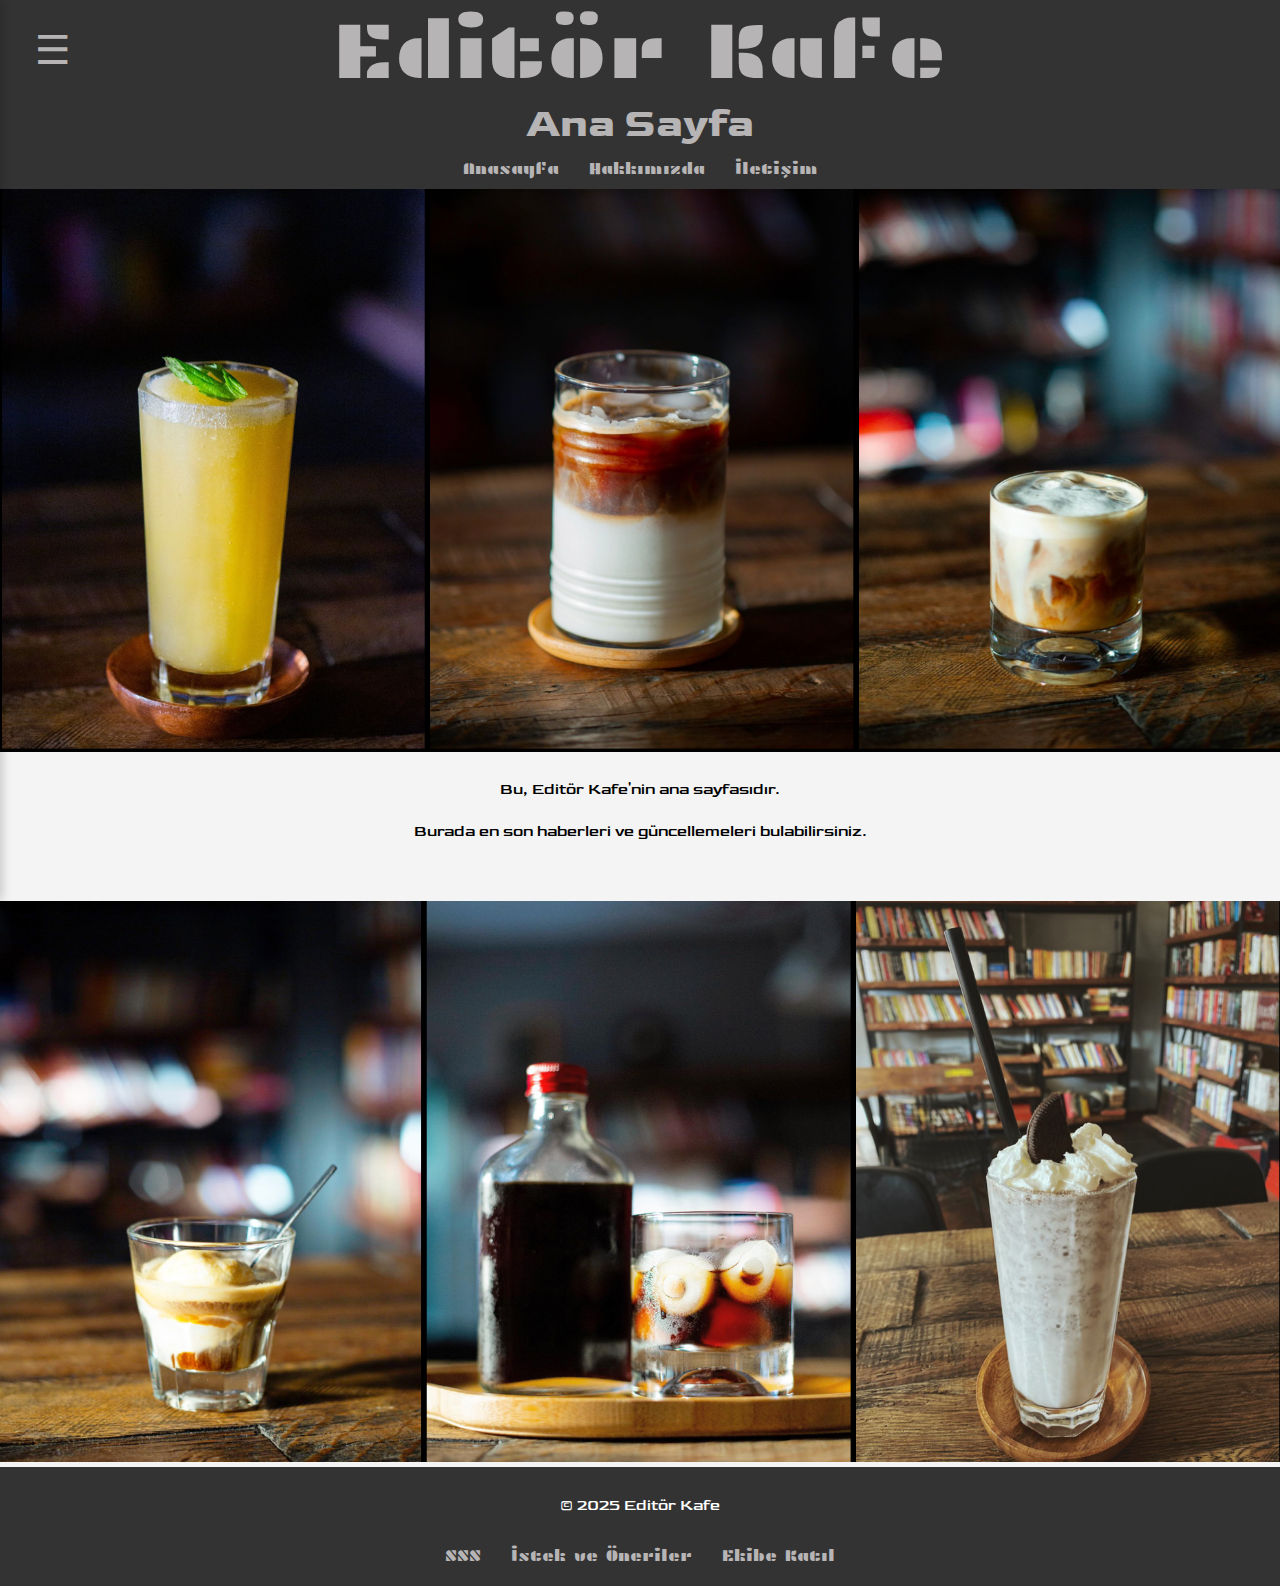
<file: index.html>
<!DOCTYPE html>
<html lang="tr">
<head>
    <meta charset="UTF-8">
    <meta name="viewport" content="width=device-width, initial-scale=1.0">
    <meta name="description" content="Editör Kafe - Düzce’de kitap, sanat ve keyifli sohbetlerin buluşma noktası.">
    <meta name="keywords" content="Editör Kafe, Düzce, kitap, sanat, kafe, kültür, edebiyat">
    <meta name="author" content="Editör Kafe">
    <title>Editör Kafe</title>
    <link rel="preconnect" href="https://fonts.googleapis.com">
    <link rel="preconnect" href="https://fonts.gstatic.com" crossorigin>
    <link href="https://fonts.googleapis.com/css2?family=Plaster&display=swap" rel="stylesheet">
    <link rel="stylesheet" href="mainpage.css">
    <link rel="preconnect" href="https://fonts.googleapis.com">
    <link rel="preconnect" href="https://fonts.gstatic.com" crossorigin>
    <link href="https://fonts.googleapis.com/css2?family=Goldman:wght@400;700&family=Plaster&display=swap" rel="stylesheet">
</head>
<body>
<input type="checkbox" id="sidebar-toggle" style="display:none;">
<label for="sidebar-toggle" class="sidebar-icon">&#9776;</label>
<aside class="sidebar">
    <div class="sidebar-content">
        <label for="sidebar-toggle" class="close-btn">&times;</label>
        <h2 class="plaster-regular" style="color:#b6b4b4;">Menü</h2>
        <nav>
            <ul>
                <li><a href="index.html">Anasayfa</a></li>
                <li><a href="about.html">Hakkımızda</a></li>
                <li><a href="contact.html">İletişim</a></li>
                <li><a href="demands.html">İstek ve Öneriler</a></li>
                <li><a href="joinus.html">Ekibe Katıl</a></li>
                <li><a href="SSS.html">SSS</a></li>
            </ul>
        </nav>
        <div class="social-media">
            <h3 class="Goldman" style="color:#b6b4b4;">Sosyal Medya</h3>
            <ul>
                <li><a href="https://instagram.com/editorkafe" target="_blank">Instagram</a></li>
                <li><a href="https://facebook.com/editorkafe" target="_blank">Facebook</a></li>
                <li><a href="https://twitter.com/editorkafe" target="_blank">Twitter</a></li>
            </ul>
        </div>
    </div>
</aside>
    <header>
        <h1 class="plaster-regular">Editör Kafe</h1>
        <h2 class="Goldman">Ana Sayfa</h2>
        <div class="navbanner">
            <nav>
                <ul>
                    <li><a href="index.html">Anasayfa</a></li>
                    <li><a href="about.html">Hakkımızda</a></li>
                    <li><a href="contact.html">İletişim</a></li>
                </ul>
            </nav>
        </div>
    </header>
    <main>
        <img src="ph1.png" width="100%" alt="Editör Kafe Resmi" class="welcome-image">
        <div class="welcome">
            <p>Bu, Editör Kafe'nin ana sayfasıdır.</p>
            <p>Burada en son haberleri ve güncellemeleri bulabilirsiniz.</p>
        </div>
        <img src="ph2.png" width="100%" alt="Editör Kafe Resmi" class="welcome-image">
    </main>
    <footer>
        <p>&copy; 2025 Editör Kafe</p>
        <div class="navfooter">
            <nav>
                <ul>
                    <li><a href="SSS.html">SSS</a></li>
                    <li><a href="demands.html">İstek ve Öneriler</a></li>
                    <li><a href="joinus.html">Ekibe Katıl</a></li>
                </ul>
            </nav>
        </div>
    </footer>
</body>
</html>
</file>
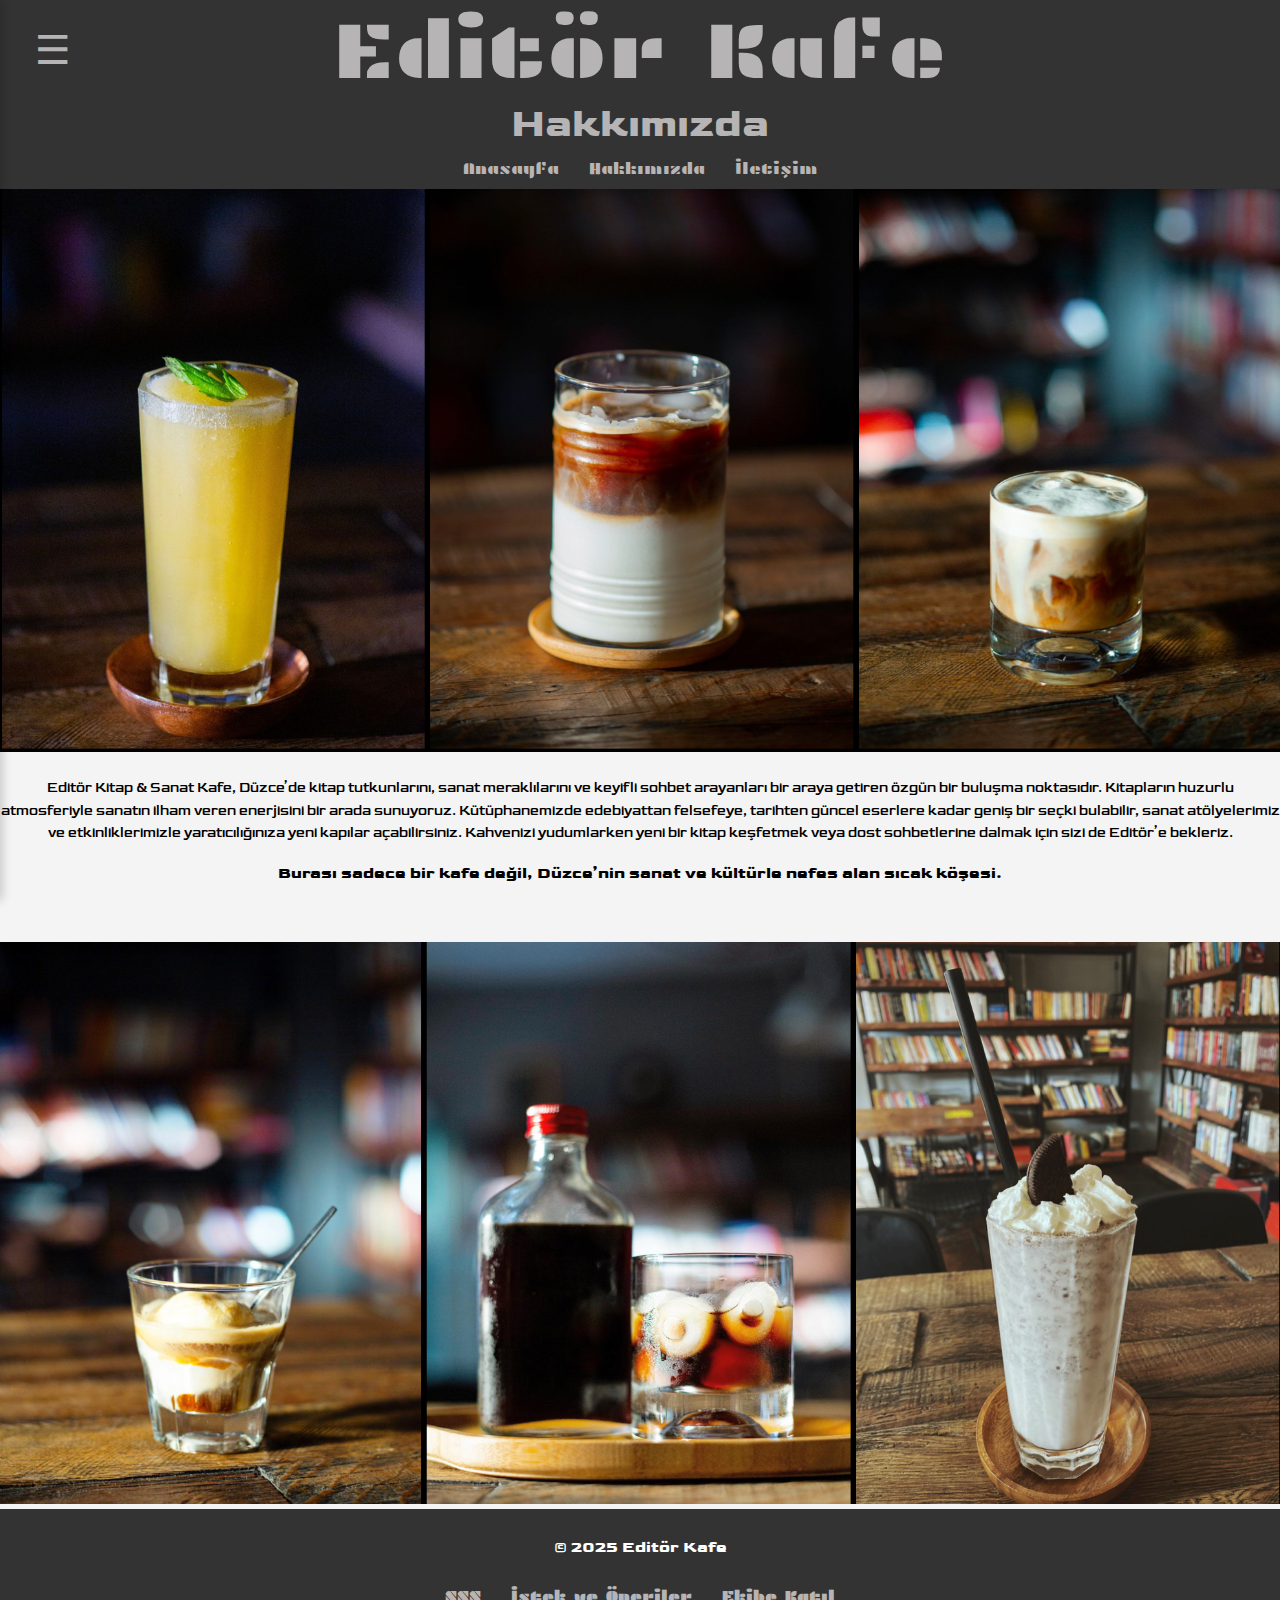
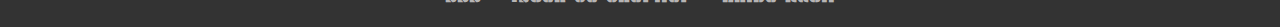
<file: about.html>
<!DOCTYPE html>
<html lang="tr">
<head>
    <meta charset="UTF-8">
    <meta name="viewport" content="width=device-width, initial-scale=1.0">
    <title>Hakkımızda - Editör Kafe</title>
    <link rel="preconnect" href="https://fonts.googleapis.com">
    <link rel="preconnect" href="https://fonts.gstatic.com" crossorigin>
    <link href="https://fonts.googleapis.com/css2?family=Plaster&display=swap" rel="stylesheet">
    <link rel="stylesheet" href="mainpage.css">
    <link rel="preconnect" href="https://fonts.googleapis.com">
    <link rel="preconnect" href="https://fonts.gstatic.com" crossorigin>
    <link href="https://fonts.googleapis.com/css2?family=Goldman:wght@400;700&family=Plaster&display=swap" rel="stylesheet">
</head>
<body>
<input type="checkbox" id="sidebar-toggle" style="display:none;">
<label for="sidebar-toggle" class="sidebar-icon">&#9776;</label>
<aside class="sidebar">
    <div class="sidebar-content">
        <label for="sidebar-toggle" class="close-btn">&times;</label>
        <h2 class="plaster-regular" style="color:#b6b4b4;">Menü</h2>
        <nav>
            <ul>
                <li><a href="index.html">Anasayfa</a></li>
                <li><a href="about.html">Hakkımızda</a></li>
                <li><a href="contact.html">İletişim</a></li>
                <li><a href="demands.html">İstek ve Öneriler</a></li>
                <li><a href="joinus.html">Ekibe Katıl</a></li>
                <li><a href="SSS.html">SSS</a></li>
            </ul>
        </nav>
        <div class="social-media">
            <h3 class="Goldman" style="color:#b6b4b4;">Sosyal Medya</h3>
            <ul>
                <li><a href="https://instagram.com/editorkafe" target="_blank">Instagram</a></li>
                <li><a href="https://facebook.com/editorkafe" target="_blank">Facebook</a></li>
                <li><a href="https://twitter.com/editorkafe" target="_blank">Twitter</a></li>
            </ul>
        </div>
    </div>
</aside>
    <header>
        <h1 class="plaster-regular">Editör Kafe</h1>
        <h2 class="Goldman">Hakkımızda</h2>
        <div class="navbanner">
            <nav>
                <ul>
                    <li><a href="index.html">Anasayfa</a></li>
                    <li><a href="about.html">Hakkımızda</a></li>
                    <li><a href="contact.html">İletişim</a></li>
                </ul>
            </nav>
        </div>
    </header>
    <main>
        <img src="ph1.png" width="100%" alt="Editör Kafe Ekibi" class="welcome-image">
        <div class= 'welcome'>
            <p style="font-size: 14px;">Editör Kitap & Sanat Kafe, Düzce’de kitap tutkunlarını, sanat meraklılarını ve keyifli sohbet arayanları bir araya getiren özgün bir buluşma noktasıdır. Kitapların huzurlu atmosferiyle sanatın ilham veren enerjisini bir arada sunuyoruz. Kütüphanemizde edebiyattan felsefeye, tarihten güncel eserlere kadar geniş bir seçki bulabilir, sanat atölyelerimiz ve etkinliklerimizle yaratıcılığınıza yeni kapılar açabilirsiniz. Kahvenizi yudumlarken yeni bir kitap keşfetmek veya dost sohbetlerine dalmak için sizi de Editör’e bekleriz.</p>
            <p><b>Burası sadece bir kafe değil, Düzce’nin sanat ve kültürle nefes alan sıcak köşesi.</p>
        </div>
        <img src="ph2.png" width="100%" alt="Editör Kafe Ortamı" class="welcome-image">
    </main>
    <footer>
        <p>&copy; 2025 Editör Kafe</p>
        <div class="navfooter">
            <nav>
                <ul>
                    <li><a href="SSS.html">SSS</a></li>
                    <li><a href="demands.html">İstek ve Öneriler</a></li>
                    <li><a href="joinus.html">Ekibe Katıl</a></li>
                </ul>
            </nav>
        </div>
    </footer>
</body>
</html>
</file>
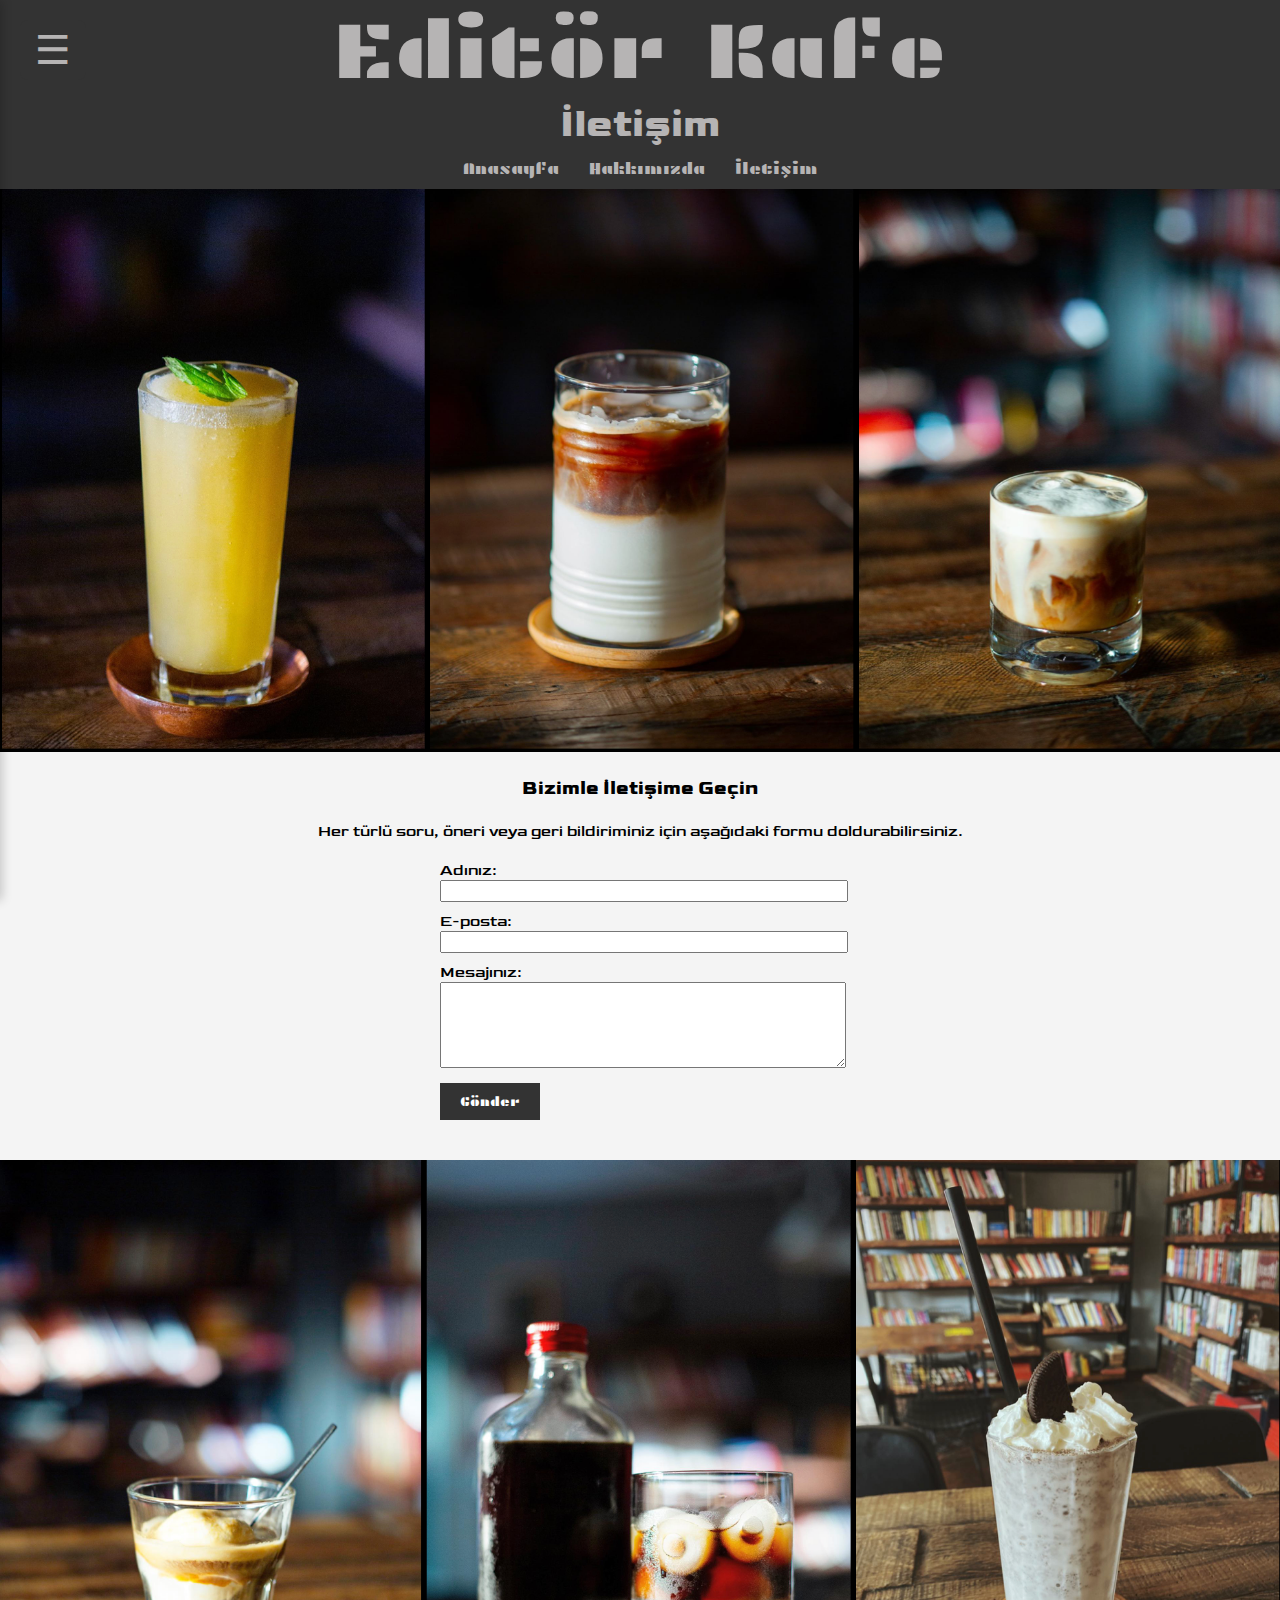
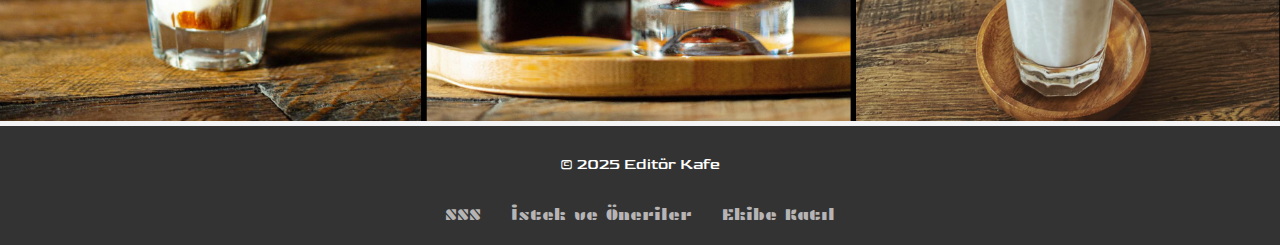
<file: contact.html>
<!DOCTYPE html>
<html lang="tr">
<head>
    <meta charset="UTF-8">
    <meta name="viewport" content="width=device-width, initial-scale=1.0">
    <title>İletişim - Editör Kafe</title>
    <link rel="preconnect" href="https://fonts.googleapis.com">
    <link rel="preconnect" href="https://fonts.gstatic.com" crossorigin>
    <link href="https://fonts.googleapis.com/css2?family=Plaster&display=swap" rel="stylesheet">
    <link rel="stylesheet" href="mainpage.css">
    <link rel="preconnect" href="https://fonts.googleapis.com">
    <link rel="preconnect" href="https://fonts.gstatic.com" crossorigin>
    <link href="https://fonts.googleapis.com/css2?family=Goldman:wght@400;700&family=Plaster&display=swap" rel="stylesheet">
</head>
<body>
<input type="checkbox" id="sidebar-toggle" style="display:none;">
<label for="sidebar-toggle" class="sidebar-icon">&#9776;</label>
<aside class="sidebar">
    <div class="sidebar-content">
        <label for="sidebar-toggle" class="close-btn">&times;</label>
        <h2 class="plaster-regular" style="color:#b6b4b4;">Menü</h2>
        <nav>
            <ul>
                <li><a href="index.html">Anasayfa</a></li>
                <li><a href="about.html">Hakkımızda</a></li>
                <li><a href="contact.html">İletişim</a></li>
                <li><a href="demands.html">İstek ve Öneriler</a></li>
                <li><a href="joinus.html">Ekibe Katıl</a></li>
                <li><a href="SSS.html">SSS</a></li>
            </ul>
        </nav>
        <div class="social-media">
            <h3 class="Goldman" style="color:#b6b4b4;">Sosyal Medya</h3>
            <ul>
                <li><a href="https://instagram.com/editorkafe" target="_blank">Instagram</a></li>
                <li><a href="https://facebook.com/editorkafe" target="_blank">Facebook</a></li>
                <li><a href="https://twitter.com/editorkafe" target="_blank">Twitter</a></li>
            </ul>
        </div>
    </div>
</aside>
    <header>
        <h1 class="plaster-regular">Editör Kafe</h1>
        <h2 class="Goldman">İletişim</h2>
        <div class="navbanner">
            <nav>
                <ul>
                    <li><a href="index.html">Anasayfa</a></li>
                    <li><a href="about.html">Hakkımızda</a></li>
                    <li><a href="contact.html">İletişim</a></li>
                </ul>
            </nav>
        </div>
    </header>
    <main>
        <img src="ph1.png" width="100%" alt="Editör Kafe İletişim" class="welcome-image">
        <div class="welcome">
            <h3>Bizimle İletişime Geçin</h3>
            <p>Her türlü soru, öneri veya geri bildiriminiz için aşağıdaki formu doldurabilirsiniz.</p>
            <form style="max-width:400px;margin:0 auto;text-align:left;">
                <label for="name">Adınız:</label><br>
                <input type="text" id="name" name="name" required style="width:100%;margin-bottom:10px;"><br>
                <label for="email">E-posta:</label><br>
                <input type="email" id="email" name="email" required style="width:100%;margin-bottom:10px;"><br>
                <label for="message">Mesajınız:</label><br>
                <textarea id="message" name="message" rows="5" required style="width:100%;margin-bottom:10px;"></textarea><br>
                <button type="submit" style="background-color:#333;color:#fff;padding:10px 20px;border:none;font-family:'Plaster',system-ui;cursor:pointer;">Gönder</button>
            </form>
        </div>
        <img src="ph2.png" width="100%" alt="Editör Kafe Resmi" class="welcome-image">
    </main>
    <footer>
        <p>&copy; 2025 Editör Kafe</p>
        <div class="navfooter">
            <nav>
                <ul>
                    <li><a href="SSS.html">SSS</a></li>
                    <li><a href="demands.html">İstek ve Öneriler</a></li>
                    <li><a href="joinus.html">Ekibe Katıl</a></li>
                </ul>
            </nav>
        </div>
    </footer>
</body>
</html>
</file>
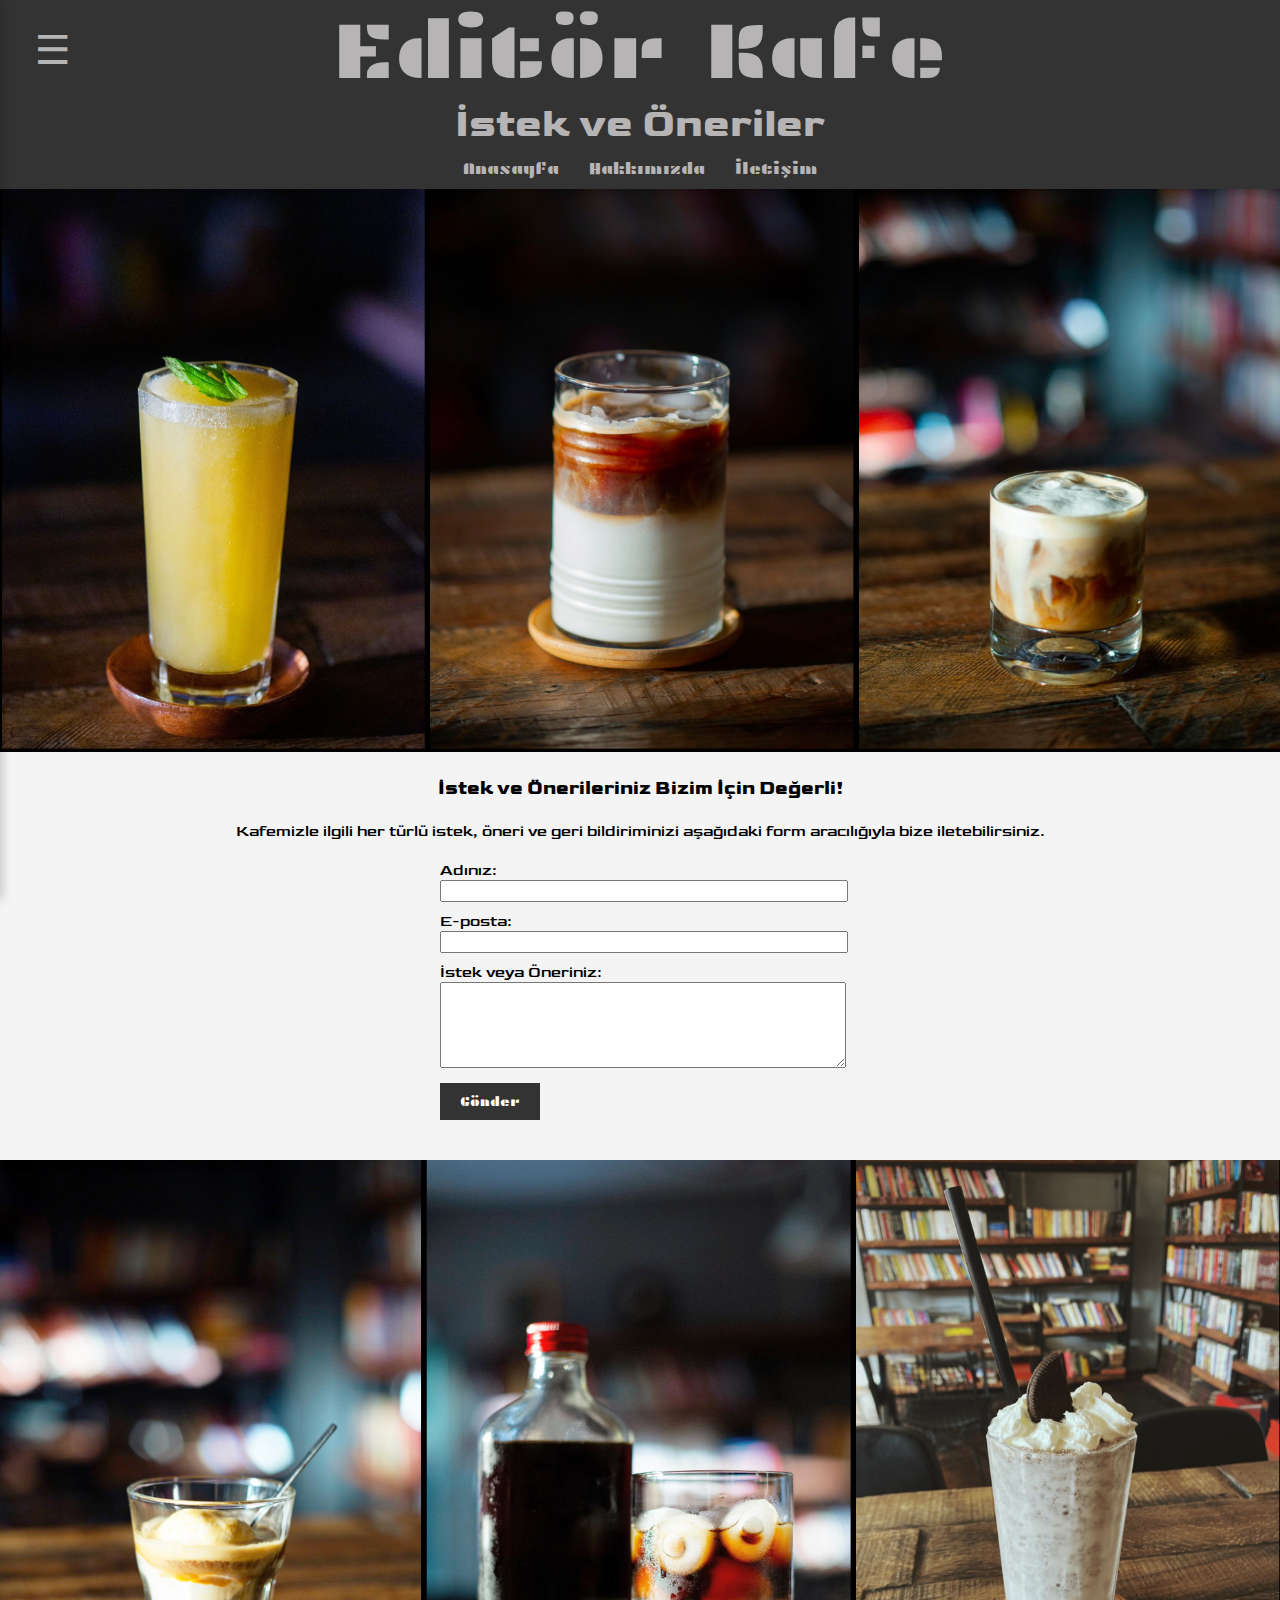
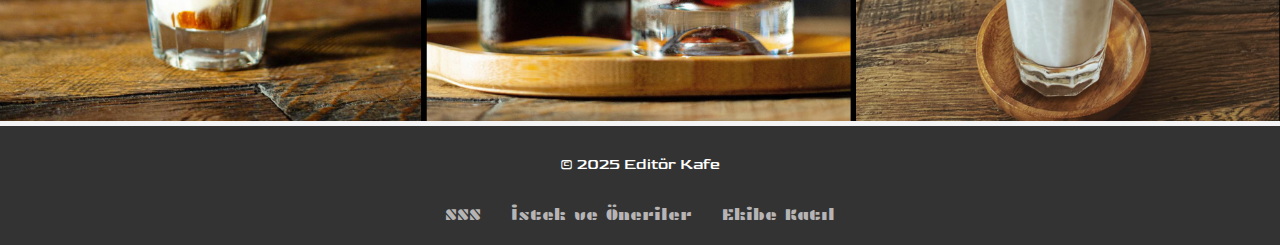
<file: demands.html>
<!DOCTYPE html>
<html lang="tr">
<head>
    <meta charset="UTF-8">
    <meta name="viewport" content="width=device-width, initial-scale=1.0">
    <title>İstek ve Öneriler - Editör Kafe</title>
    <link rel="preconnect" href="https://fonts.googleapis.com">
    <link rel="preconnect" href="https://fonts.gstatic.com" crossorigin>
    <link href="https://fonts.googleapis.com/css2?family=Plaster&display=swap" rel="stylesheet">
    <link href="https://fonts.googleapis.com/css2?family=Goldman:wght@400;700&family=Plaster&display=swap" rel="stylesheet">
    <link rel="stylesheet" href="mainpage.css">
</head>
<body>
<input type="checkbox" id="sidebar-toggle" style="display:none;">
<label for="sidebar-toggle" class="sidebar-icon">&#9776;</label>
<aside class="sidebar">
    <div class="sidebar-content">
        <label for="sidebar-toggle" class="close-btn">&times;</label>
        <h2 class="plaster-regular" style="color:#b6b4b4;">Menü</h2>
        <nav>
            <ul>
                <li><a href="index.html">Anasayfa</a></li>
                <li><a href="about.html">Hakkımızda</a></li>
                <li><a href="contact.html">İletişim</a></li>
                <li><a href="demands.html">İstek ve Öneriler</a></li>
                <li><a href="joinus.html">Ekibe Katıl</a></li>
                <li><a href="SSS.html">SSS</a></li>
            </ul>
        </nav>
        <div class="social-media">
            <h3 class="Goldman" style="color:#b6b4b4;">Sosyal Medya</h3>
            <ul>
                <li><a href="https://instagram.com/editorkafe" target="_blank">Instagram</a></li>
                <li><a href="https://facebook.com/editorkafe" target="_blank">Facebook</a></li>
                <li><a href="https://twitter.com/editorkafe" target="_blank">Twitter</a></li>
            </ul>
        </div>
    </div>
</aside>
    <header>
        <h1 class="plaster-regular">Editör Kafe</h1>
        <h2 class="Goldman">İstek ve Öneriler</h2>
        <div class="navbanner">
            <nav>
                <ul>
                    <li><a href="index.html">Anasayfa</a></li>
                    <li><a href="about.html">Hakkımızda</a></li>
                    <li><a href="contact.html">İletişim</a></li>
                </ul>
            </nav>
        </div>
    </header>
    <main>
        <img src="ph1.png" width="100%" alt="Editör Kafe İstek ve Öneriler" class="welcome-image">
        <div class="welcome">
            <h3>İstek ve Önerileriniz Bizim İçin Değerli!</h3>
            <p>Kafemizle ilgili her türlü istek, öneri ve geri bildiriminizi aşağıdaki form aracılığıyla bize iletebilirsiniz.</p>
            <form style="max-width:400px;margin:0 auto;text-align:left;">
                <label for="name">Adınız:</label><br>
                <input type="text" id="name" name="name" required style="width:100%;margin-bottom:10px;"><br>
                <label for="email">E-posta:</label><br>
                <input type="email" id="email" name="email" required style="width:100%;margin-bottom:10px;"><br>
                <label for="suggestion">İstek veya Öneriniz:</label><br>
                <textarea id="suggestion" name="suggestion" rows="5" required style="width:100%;margin-bottom:10px;"></textarea><br>
                <button type="submit" style="background-color:#333;color:#fff;padding:10px 20px;border:none;font-family:'Plaster',system-ui;cursor:pointer;">Gönder</button>
            </form>
        </div>
        <img src="ph2.png" width="100%" alt="Editör Kafe Ortamı" class="welcome-image">
    </main>
    <footer>
        <p>&copy; 2025 Editör Kafe</p>
        <div class="navfooter">
            <nav>
                <ul>
                    <li><a href="SSS.html">SSS</a></li>
                    <li><a href="demands.html">İstek ve Öneriler</a></li>
                    <li><a href="joinus.html">Ekibe Katıl</a></li>
                </ul>
            </nav>
        </div>
    </footer>
</body>
</html>
</file>
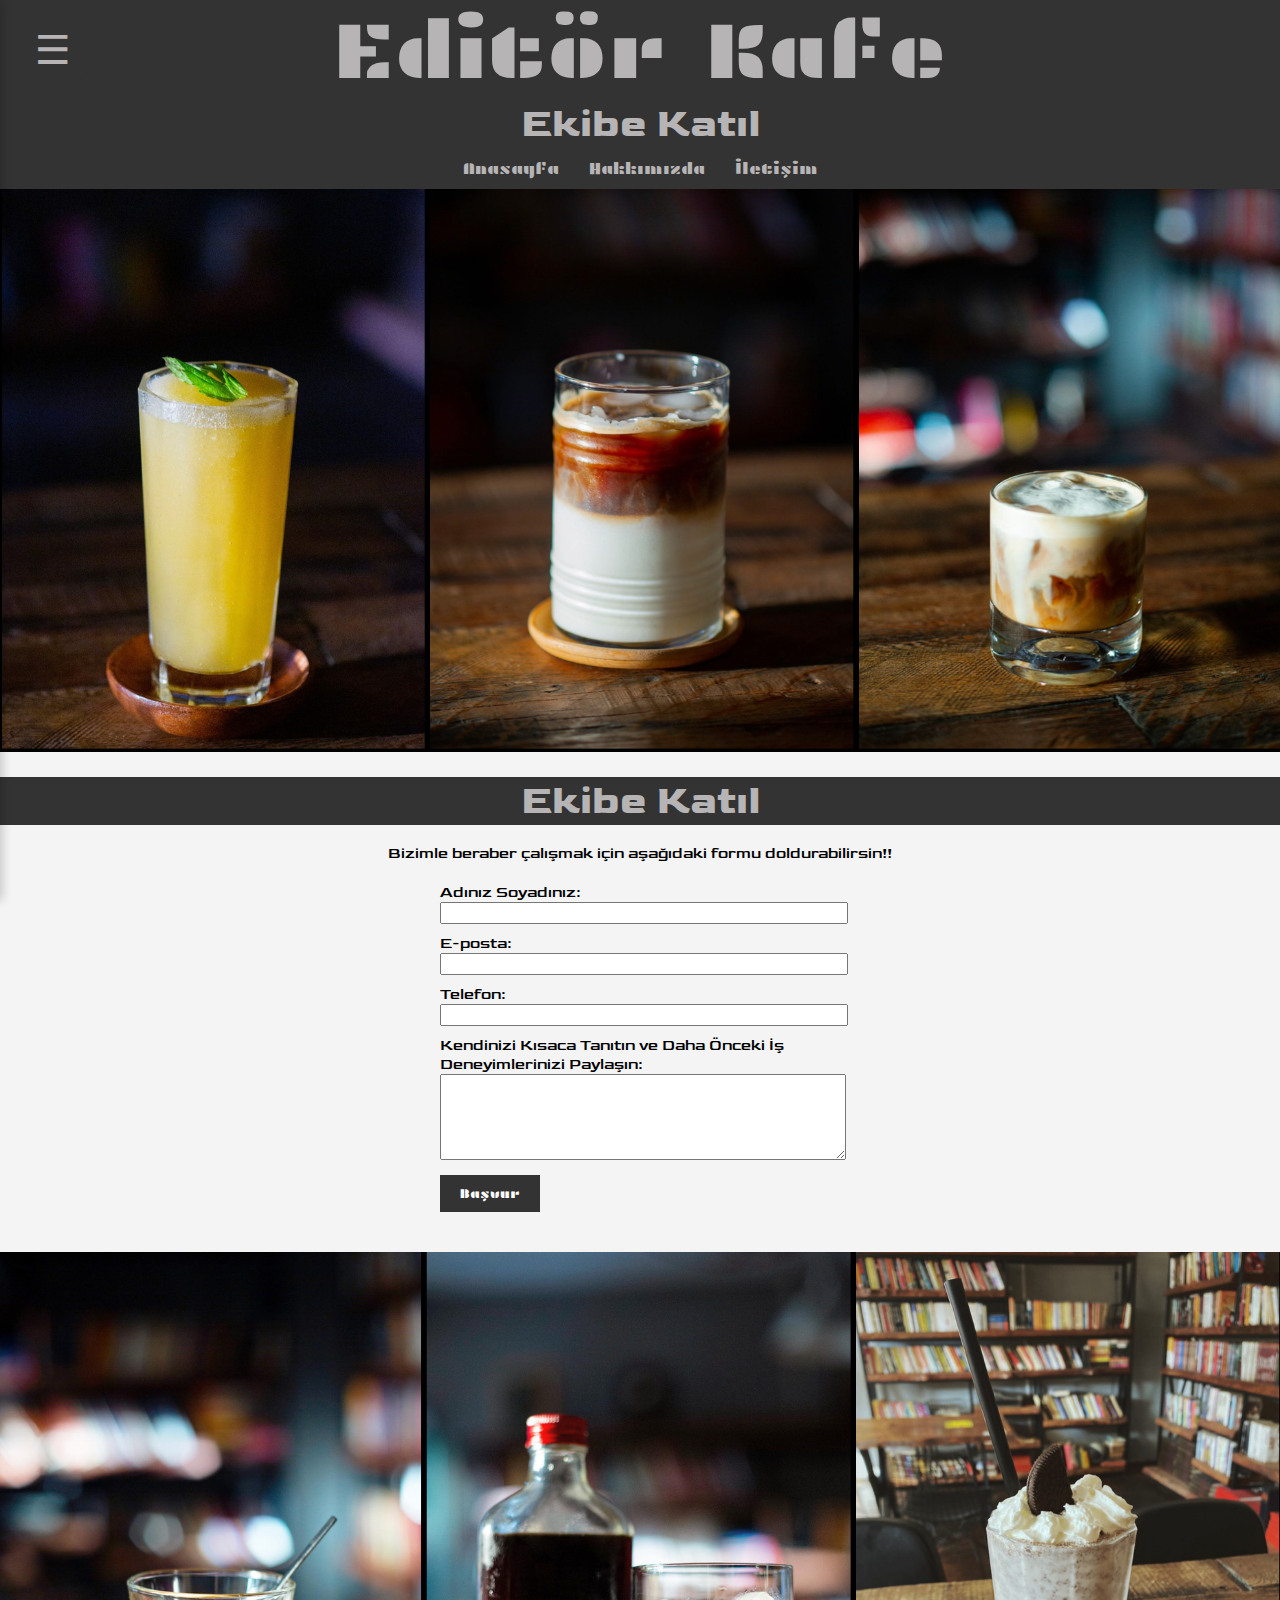
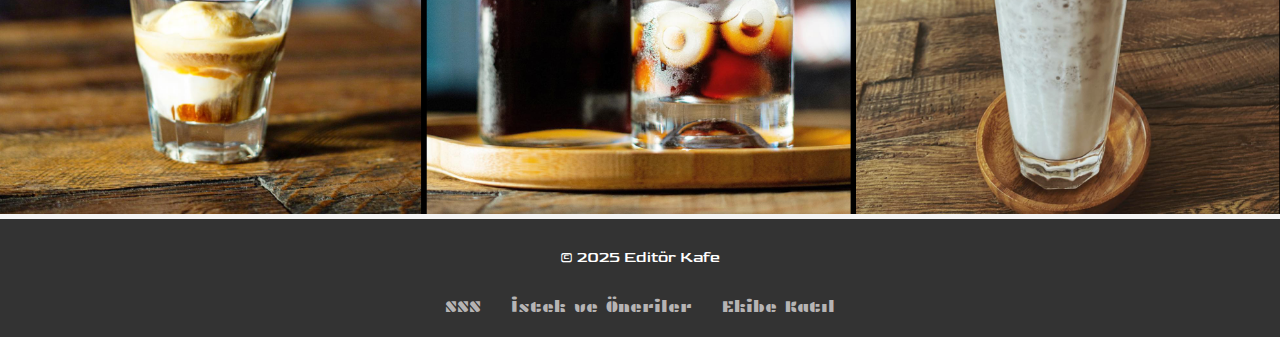
<file: joinus.html>
<!DOCTYPE html>
<html lang="tr">
<head>
    <meta charset="UTF-8">
    <meta name="viewport" content="width=device-width, initial-scale=1.0">
    <title>Ekibe Katıl - Editör Kafe</title>
    <link rel="preconnect" href="https://fonts.googleapis.com">
    <link rel="preconnect" href="https://fonts.gstatic.com" crossorigin>
    <link href="https://fonts.googleapis.com/css2?family=Plaster&display=swap" rel="stylesheet">
    <link href="https://fonts.googleapis.com/css2?family=Goldman:wght@400;700&family=Plaster&display=swap" rel="stylesheet">
    <link rel="stylesheet" href="mainpage.css">
</head>
<body>
<input type="checkbox" id="sidebar-toggle" style="display:none;">
<label for="sidebar-toggle" class="sidebar-icon">&#9776;</label>
<aside class="sidebar">
    <div class="sidebar-content">
        <label for="sidebar-toggle" class="close-btn">&times;</label>
        <h2 class="plaster-regular" style="color:#b6b4b4;">Menü</h2>
        <nav>
            <ul>
                <li><a href="index.html">Anasayfa</a></li>
                <li><a href="about.html">Hakkımızda</a></li>
                <li><a href="contact.html">İletişim</a></li>
                <li><a href="demands.html">İstek ve Öneriler</a></li>
                <li><a href="joinus.html">Ekibe Katıl</a></li>
                <li><a href="SSS.html">SSS</a></li>
            </ul>
        </nav>
        <div class="social-media">
            <h3 class="Goldman" style="color:#b6b4b4;">Sosyal Medya</h3>
            <ul>
                <li><a href="https://instagram.com/editorkafe" target="_blank">Instagram</a></li>
                <li><a href="https://facebook.com/editorkafe" target="_blank">Facebook</a></li>
                <li><a href="https://twitter.com/editorkafe" target="_blank">Twitter</a></li>
            </ul>
        </div>
    </div>
</aside>
    <header>
        <h1 class="plaster-regular">Editör Kafe</h1>
        <h2 class="Goldman">Ekibe Katıl</h2>
        <div class="navbanner">
            <nav>
                <ul>
                    <li><a href="index.html">Anasayfa</a></li>
                    <li><a href="about.html">Hakkımızda</a></li>
                    <li><a href="contact.html">İletişim</a></li>
                </ul>
            </nav>
        </div>
    </header>
    <main>
        <img src="ph1.png" width="100%" alt="Editör Kafe Ekibi" class="welcome-image">
        <div class="welcome">
            <h2>Ekibe Katıl</h2>
            <p>Bizimle beraber çalışmak için aşağıdaki formu doldurabilirsin!!</p>
            <form style="max-width:400px;margin:0 auto;text-align:left;">
                <label for="name">Adınız Soyadınız:</label><br>
                <input type="text" id="name" name="name" required style="width:100%;margin-bottom:10px;"><br>
                <label for="email">E-posta:</label><br>
                <input type="email" id="email" name="email" required style="width:100%;margin-bottom:10px;"><br>
                <label for="phone">Telefon:</label><br>
                <input type="tel" id="phone" name="phone" required style="width:100%;margin-bottom:10px;"><br>
                <label for="message">Kendinizi Kısaca Tanıtın ve Daha Önceki İş Deneyimlerinizi Paylaşın:</label><br>
                <textarea id="message" name="message" rows="5" required style="width:100%;margin-bottom:10px;"></textarea><br>
                <button type="submit" style="background-color:#333;color:#fff;padding:10px 20px;border:none;font-family:'Plaster',system-ui;cursor:pointer;">Başvur</button>
            </form>
        </div>
        <img src="ph2.png" width="100%" alt="Editör Kafe Ortamı" class="welcome-image">
    </main>
    <footer>
        <p>&copy; 2025 Editör Kafe</p>
        <div class="navfooter">
            <nav>
                <ul>
                    <li><a href="SSS.html">SSS</a></li>
                    <li><a href="demands.html">İstek ve Öneriler</a></li>
                    <li><a href="joinus.html">Ekibe Katıl</a></li>
                </ul>
            </nav>
        </div>
    </footer>
</body>
</html>
</file>
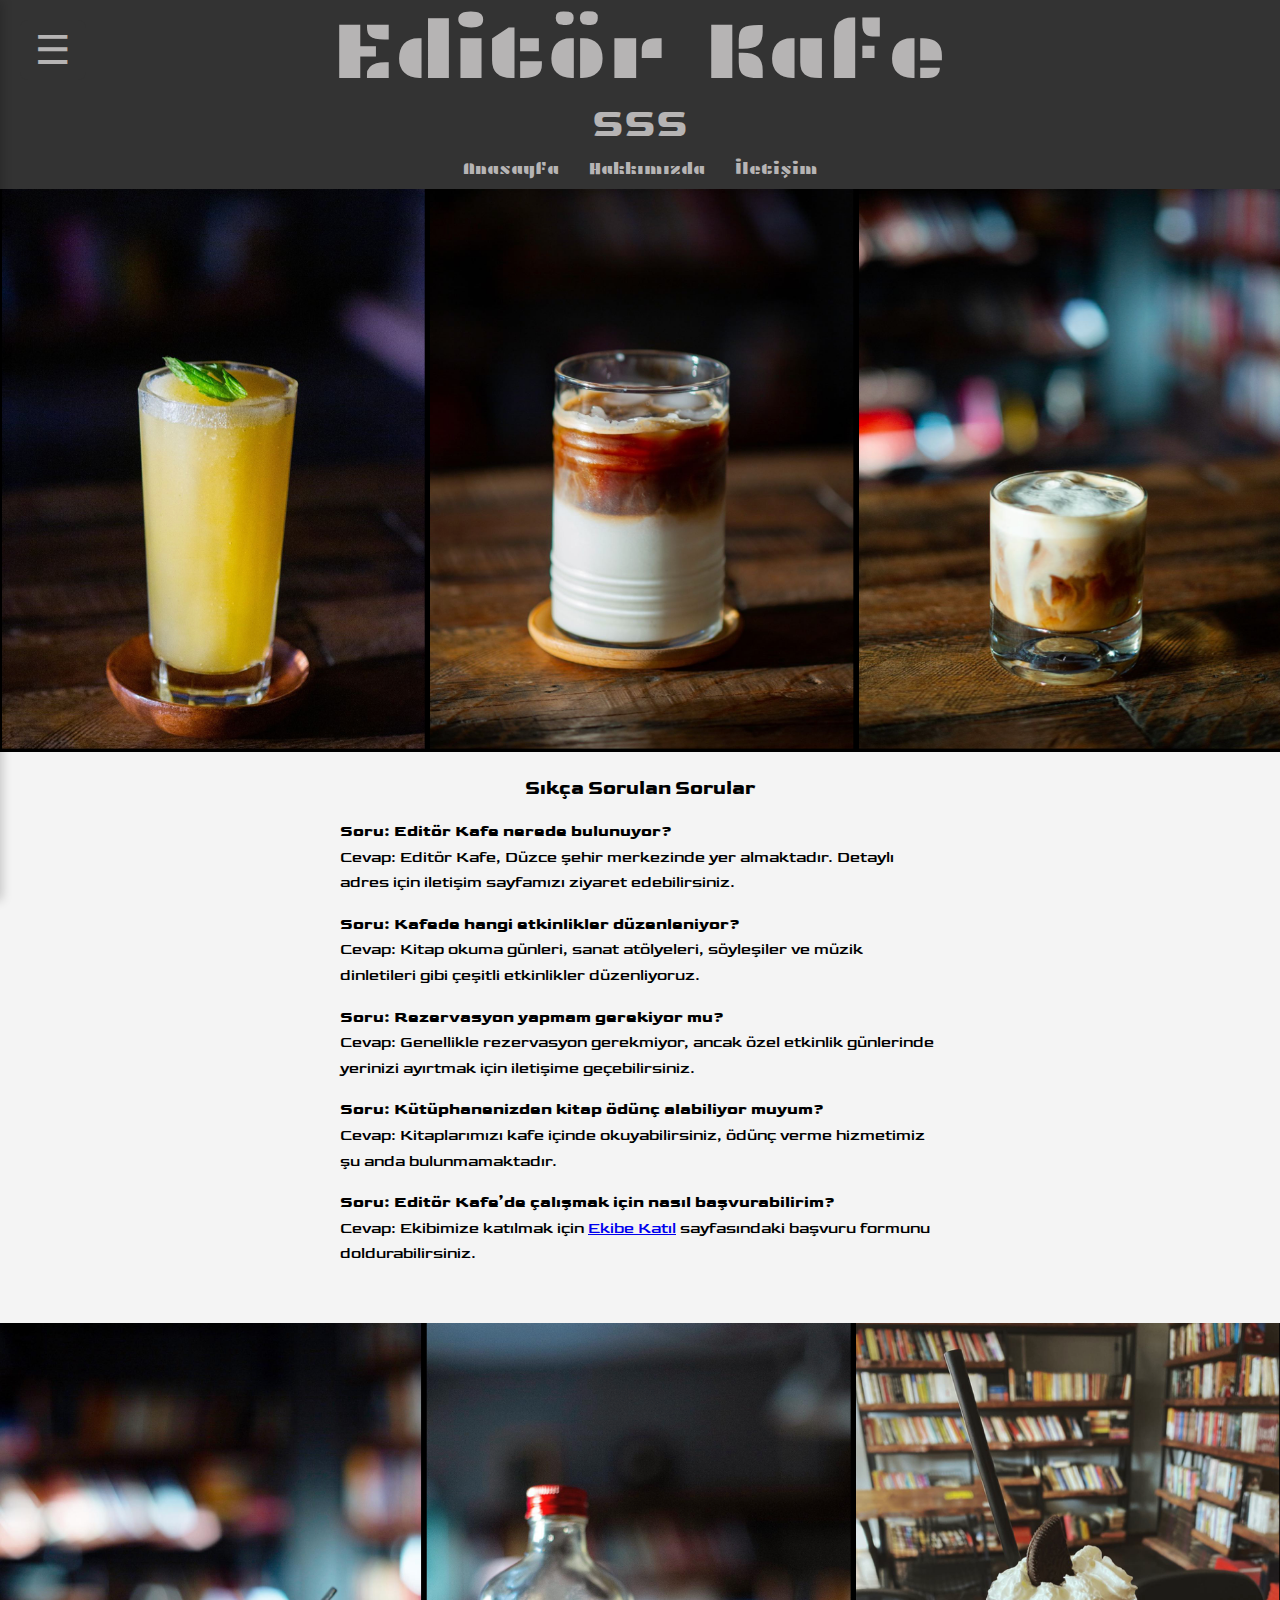
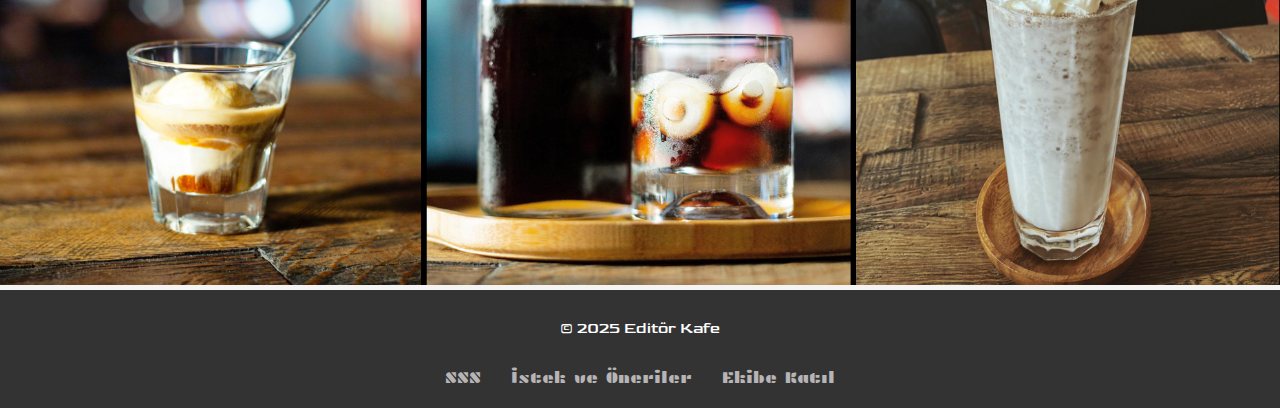
<file: SSS.html>
<!DOCTYPE html>
<html lang="tr">
<head>
    <meta charset="UTF-8">
    <meta name="viewport" content="width=device-width, initial-scale=1.0">
    <title>SSS - Editör Kafe</title>
    <link rel="preconnect" href="https://fonts.googleapis.com">
    <link rel="preconnect" href="https://fonts.gstatic.com" crossorigin>
    <link href="https://fonts.googleapis.com/css2?family=Plaster&display=swap" rel="stylesheet">
    <link href="https://fonts.googleapis.com/css2?family=Goldman:wght@400;700&family=Plaster&display=swap" rel="stylesheet">
    <link rel="stylesheet" href="mainpage.css">
</head>
<body>
<input type="checkbox" id="sidebar-toggle" style="display:none;">
<label for="sidebar-toggle" class="sidebar-icon">&#9776;</label>
<aside class="sidebar">
    <div class="sidebar-content">
        <label for="sidebar-toggle" class="close-btn">&times;</label>
        <h2 class="plaster-regular" style="color:#b6b4b4;">Menü</h2>
        <nav>
            <ul>
                <li><a href="index.html">Anasayfa</a></li>
                <li><a href="about.html">Hakkımızda</a></li>
                <li><a href="contact.html">İletişim</a></li>
                <li><a href="demands.html">İstek ve Öneriler</a></li>
                <li><a href="joinus.html">Ekibe Katıl</a></li>
                <li><a href="SSS.html">SSS</a></li>
            </ul>
        </nav>
        <div class="social-media">
            <h3 class="Goldman" style="color:#b6b4b4;">Sosyal Medya</h3>
            <ul>
                <li><a href="https://instagram.com/editorkafe" target="_blank">Instagram</a></li>
                <li><a href="https://facebook.com/editorkafe" target="_blank">Facebook</a></li>
                <li><a href="https://twitter.com/editorkafe" target="_blank">Twitter</a></li>
            </ul>
        </div>
    </div>
</aside>
    <header>
        <h1 class="plaster-regular">Editör Kafe</h1>
        <h2 class="Goldman">SSS</h2>
        <div class="navbanner">
            <nav>
                <ul>
                    <li><a href="index.html">Anasayfa</a></li>
                    <li><a href="about.html">Hakkımızda</a></li>
                    <li><a href="contact.html">İletişim</a></li>
                </ul>
            </nav>
        </div>
    </header>
    <main>
        <img src="ph1.png" width="100%" alt="Editör Kafe SSS" class="welcome-image">
        <div class="welcome">
            <h3>Sıkça Sorulan Sorular</h3>
            <div style="text-align:left;max-width:600px;margin:0 auto;">
                <p><b>Soru: Editör Kafe nerede bulunuyor?</b><br>
                Cevap: Editör Kafe, Düzce şehir merkezinde yer almaktadır. Detaylı adres için iletişim sayfamızı ziyaret edebilirsiniz.</p>
                <p><b>Soru: Kafede hangi etkinlikler düzenleniyor?</b><br>
                Cevap: Kitap okuma günleri, sanat atölyeleri, söyleşiler ve müzik dinletileri gibi çeşitli etkinlikler düzenliyoruz.</p>
                <p><b>Soru: Rezervasyon yapmam gerekiyor mu?</b><br>
                Cevap: Genellikle rezervasyon gerekmiyor, ancak özel etkinlik günlerinde yerinizi ayırtmak için iletişime geçebilirsiniz.</p>
                <p><b>Soru: Kütüphanenizden kitap ödünç alabiliyor muyum?</b><br>
                Cevap: Kitaplarımızı kafe içinde okuyabilirsiniz, ödünç verme hizmetimiz şu anda bulunmamaktadır.</p>
                <p><b>Soru: Editör Kafe’de çalışmak için nasıl başvurabilirim?</b><br>
                Cevap: Ekibimize katılmak için <a href="joinus.html">Ekibe Katıl</a> sayfasındaki başvuru formunu doldurabilirsiniz.</p>
            </div>
        </div>
        <img src="ph2.png" width="100%" alt="Editör Kafe Ortamı" class="welcome-image">
    </main>
    <footer>
        <p>&copy; 2025 Editör Kafe</p>
        <div class="navfooter">
            <nav>
                <ul>
                    <li><a href="SSS.html">SSS</a></li>
                    <li><a href="demands.html">İstek ve Öneriler</a></li>
                    <li><a href="joinus.html">Ekibe Katıl</a></li>
                </ul>
            </nav>
        </div>
    </footer>
</body>
</html>
</file>
<file: mainpage.css>
.plaster-regular {
  font-family: "Plaster", system-ui;
  font-weight: 400;
  font-style: normal;
}
.goldman-regular {
  font-family: "Goldman", sans-serif;
  font-weight: 400;
  font-style: normal;
}

body {
    font-family: 'Goldman', sans-serif;
    background-color: #f4f4f4;
    margin: 0;
    padding: 0;
}

h1 {
    color: #b6b4b4;
    text-align: center;
    margin: 0px;
    padding: 0px;
    font-family: 'Plaster', system-ui;
    font-size: 5em;
    background-color: #333;
}
h2 {
    color: #b6b4b4;
    text-align: center;
    margin: 0px;
    padding: 0px;
    font-family: 'Goldman', system-ui;
    font-size: 2.5em;
    background-color: #333;
}

p {
    line-height: 1.6;
}
.welcome {
    text-align: center;
    margin: 20px 0;
    padding-bottom: 20px;
    font-family: 'Goldman', sans-serif;
}
footer {
    background-color: #333;
    color: #fff;
    text-align: center;
    padding: 10px 0;
}
.navbanner {
    background-color: #333;
    color: #fff;
    padding: 10px;
    text-align: center;
}
.navbanner a {
    color: #b6b4b4;
    background-color: #333;
    text-decoration: none;
    margin: 0 15px;
    font-family: 'Plaster', system-ui;
    transition-duration: 0.7s;
}
.navbanner a:hover {
    background-color: #b6b4b4;
    color: #000;
    border: 1px solid #333;
    box-shadow: 0 2px 5px rgba(0, 0, 0, 0.1);
    margin-bottom: 20px;
    font-size: 24px;
    transition-duration: 0.7s;
    font-family: 'Plaster', system-ui;
}
.navbanner ul {
    list-style: none;
    padding: 0;
    margin: 0;
    display: flex;
    justify-content: center;
}
.navfooter {
    background-color: #333;
    color: #fff;
    padding: 10px;
    text-align: center;
}
.navfooter a {
    color: #b6b4b4;
    background-color: #333;
    text-decoration: none;
    margin: 0 15px;
    font-family: 'Plaster', system-ui;
    transition-duration: 0.7s;
}
.navfooter a:hover {
    background-color: #b6b4b4;
    color: #000;
    border: 1px solid #333;
    box-shadow: 0 2px 5px rgba(0, 0, 0, 0.1);
    margin-bottom: 20px;
    font-size: 24px;
    transition-duration: 0.7s;
    font-family: 'Plaster', system-ui;
}
.navfooter ul {
    list-style: none;
    padding: 0;
    margin: 0;
    display: flex;
    justify-content: center;
}
input, textarea {
    font-family: 'Goldman', sans-serif;
}
button {
    background-color: #333;
    color: #fff;
    padding: 10px 20px;
    border: none;
    font-family: 'Plaster', system-ui;
    cursor: pointer;
    transition-duration: 0.7s;
}
button:hover {
    background-color: #b6b4b4;
    color: #000;
    border: 1px solid #333;
    box-shadow: 0 2px 5px rgba(0, 0, 0, 0.1);
    margin-bottom: 20px;
    font-size: 24px;
    transition-duration: 0.7s;
    font-family: 'Plaster', system-ui;
}
.sidebar {
    position: fixed;
    top: 0;
    left: 0;
    width: 270px;
    height: 100%;
    background: #333;
    color: #b6b4b4;
    transform: translateX(-100%);
    transition: transform 0.4s cubic-bezier(.77,0,.175,1);
    z-index: 9999;
    box-shadow: 2px 0 10px rgba(0,0,0,0.2);
    font-family: 'Goldman', sans-serif;
}
#sidebar-toggle:checked ~ .sidebar {
    transform: translateX(0);
}
.sidebar-content {
    padding: 30px 20px;
}
.sidebar nav ul {
    list-style: none;
    padding: 0;
    margin: 0 0 20px 0;
}
.sidebar nav ul li {
    margin-bottom: 15px;
}
.sidebar nav ul li a {
    color: #b6b4b4;
    text-decoration: none;
    font-family: 'Plaster', system-ui;
    font-size: 1.2em;
    transition: color 0.3s;
}
.sidebar nav ul li a:hover {
    color: #fff;
}
.social-media ul {
    list-style: none;
    padding: 0;
    margin: 0;
}
.social-media ul li {
    margin-bottom: 10px;
}
.social-media ul li a {
    color: #b6b4b4;
    text-decoration: none;
    font-family: 'Goldman', sans-serif;
    font-size: 1em;
    transition: color 0.3s;
}
.social-media ul li a:hover {
    color: #fff;
}
.sidebar-icon {
    position: fixed;
    top: 20px;
    left: 20px;
    font-size: 2.5em;
    color: #b6b4b4;
    background: #333;
    padding: 5px 15px;
    border-radius: 8px;
    cursor: pointer;
    z-index: 10000;
    font-family: 'Plaster', system-ui;
    transition: background 0.3s;
}
.sidebar-icon:hover {
    background: #b6b4b4;
    color: #333;
}
.close-btn {
    font-size: 2em;
    color: #b6b4b4;
    position: absolute;
    top: 20px;
    right: 20px;
    cursor: pointer;
    background: none;
    border: none;
    font-family: 'Plaster', system-ui;
}
@media (max-width: 600px) {
    .sidebar {
        width: 80vw;
    }
}
</file>
